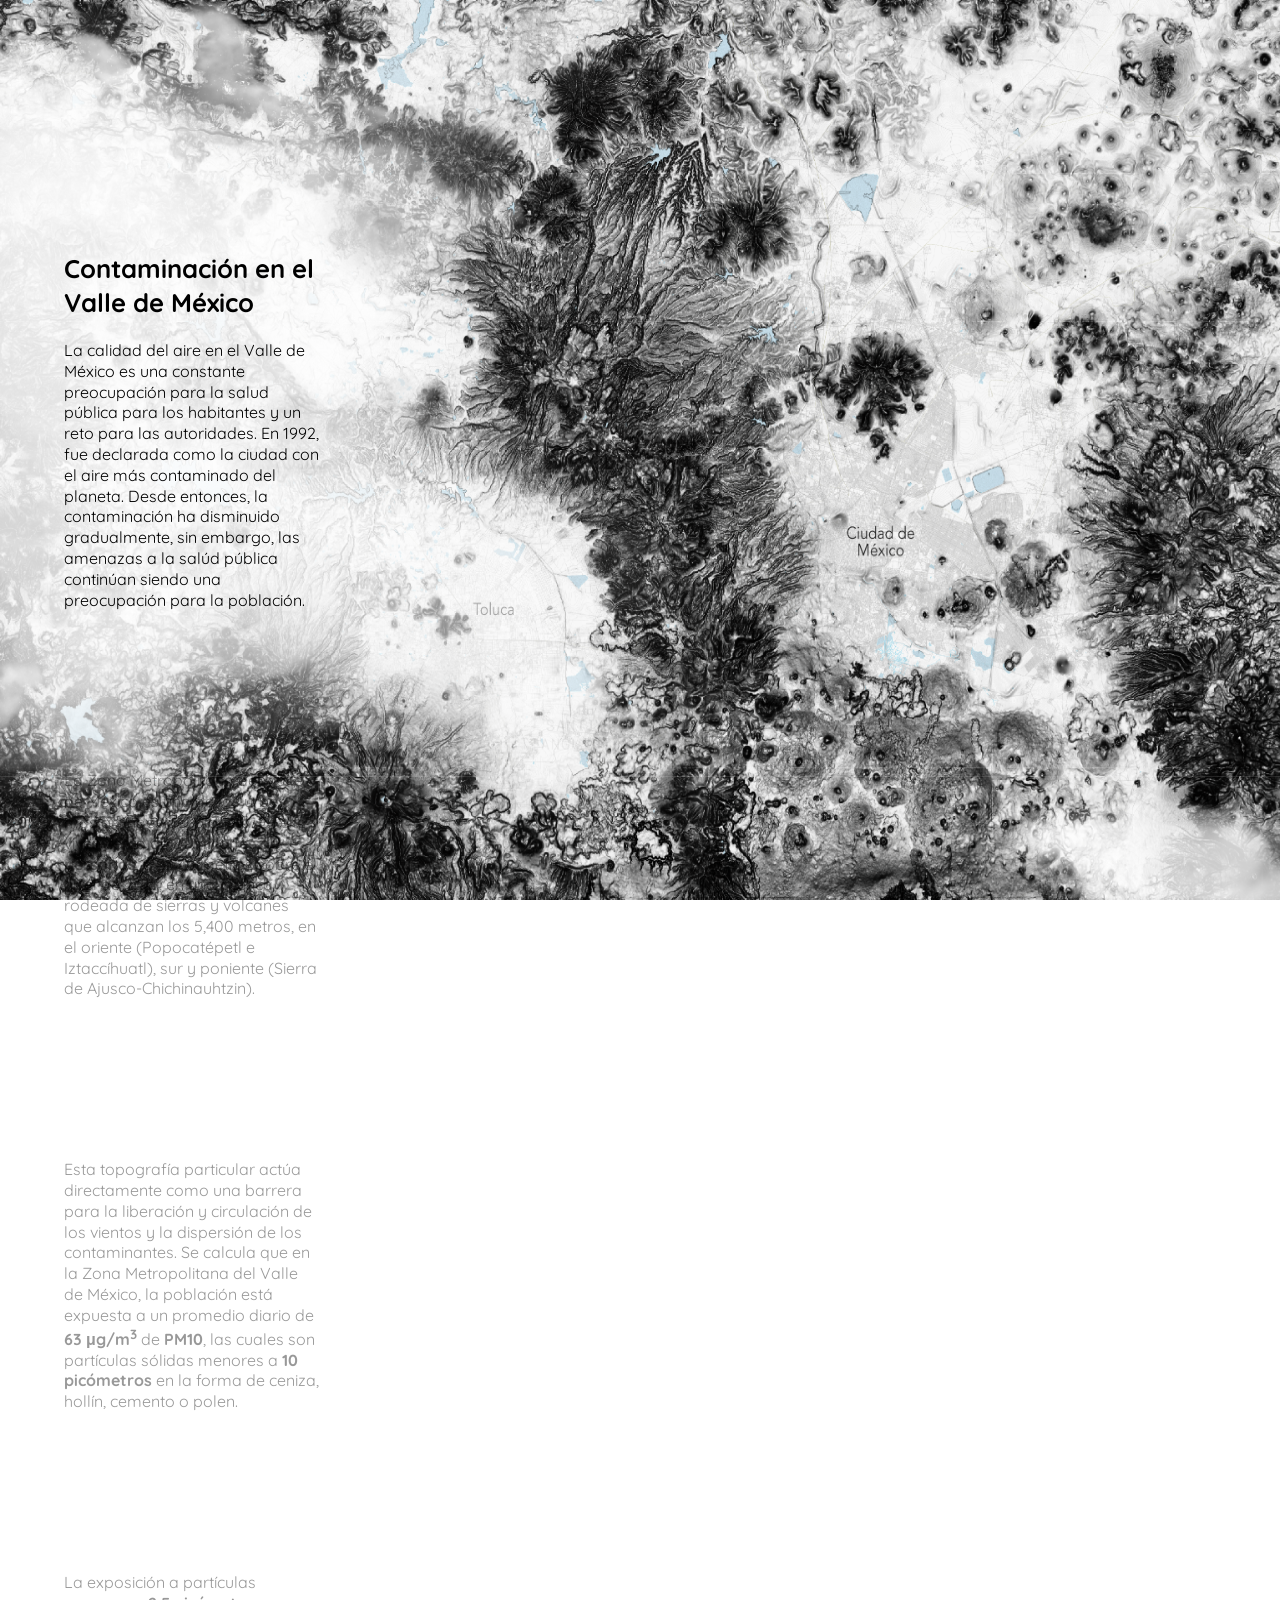
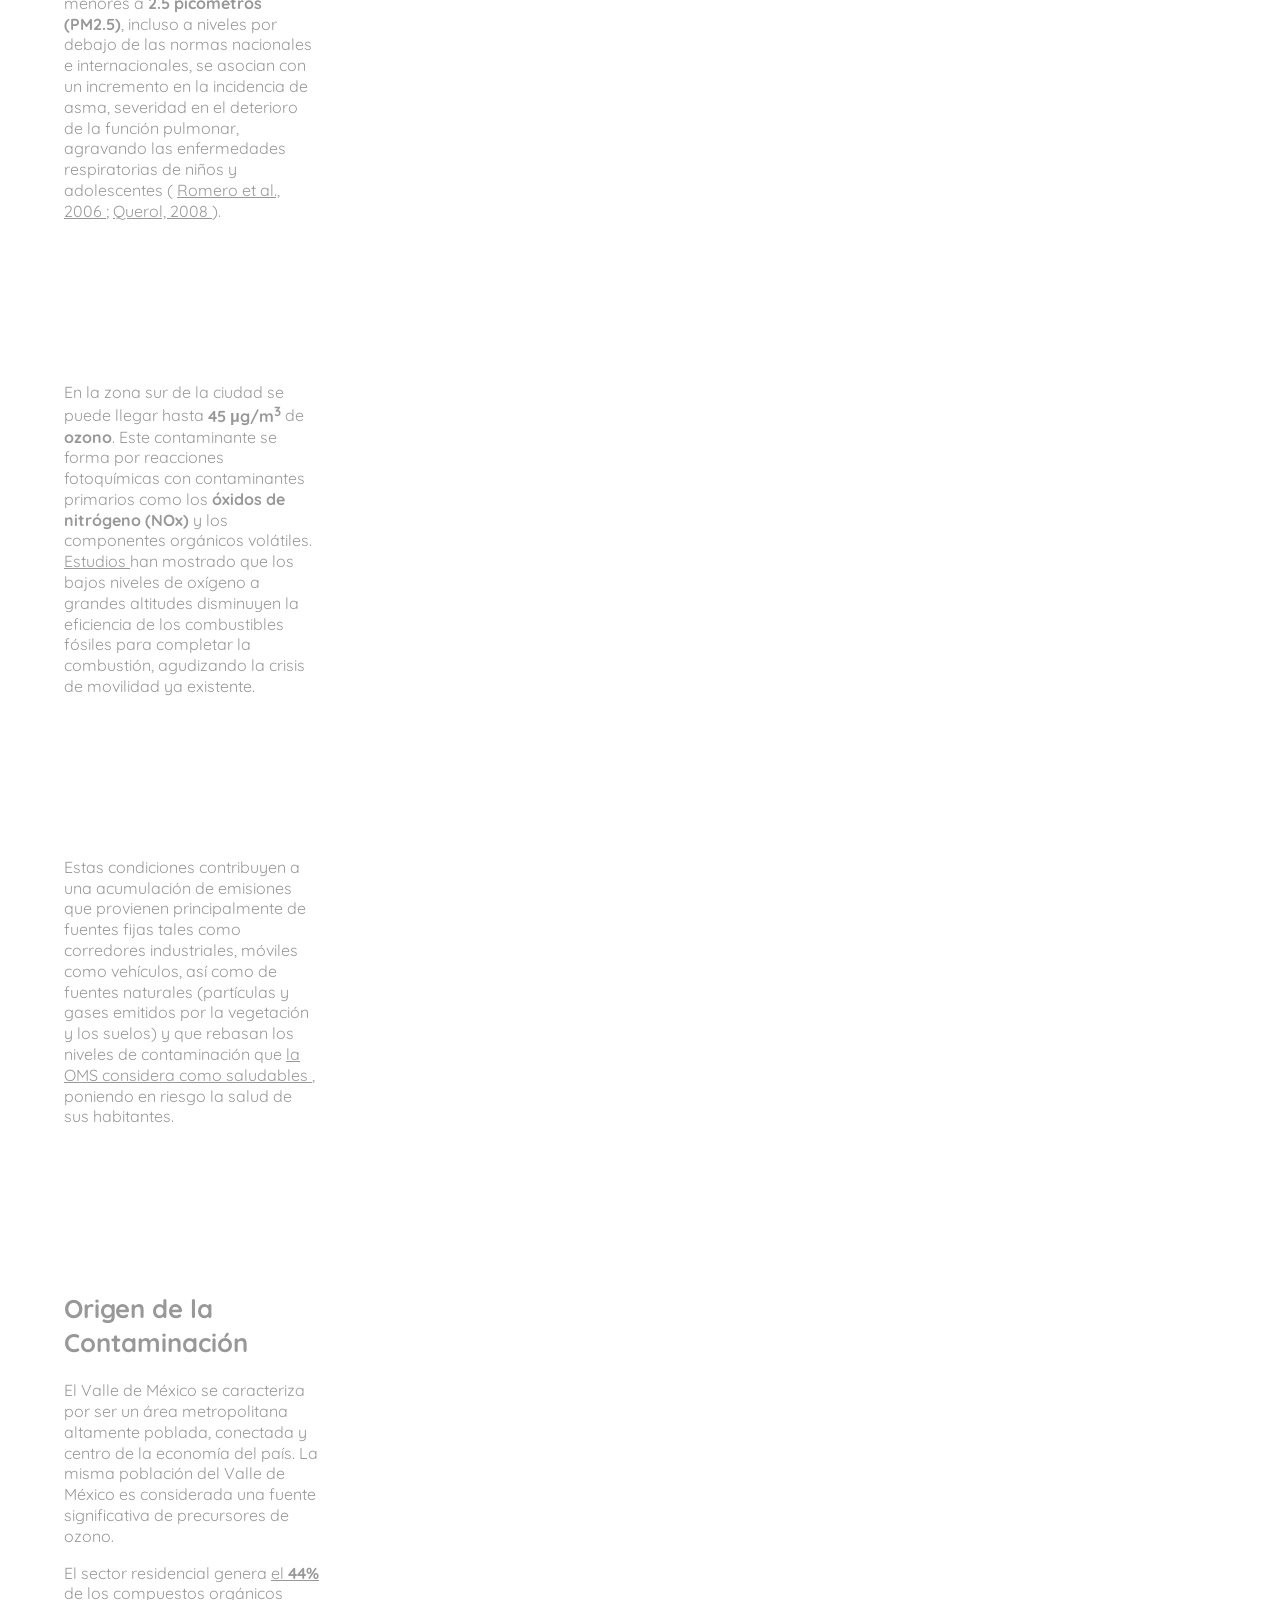
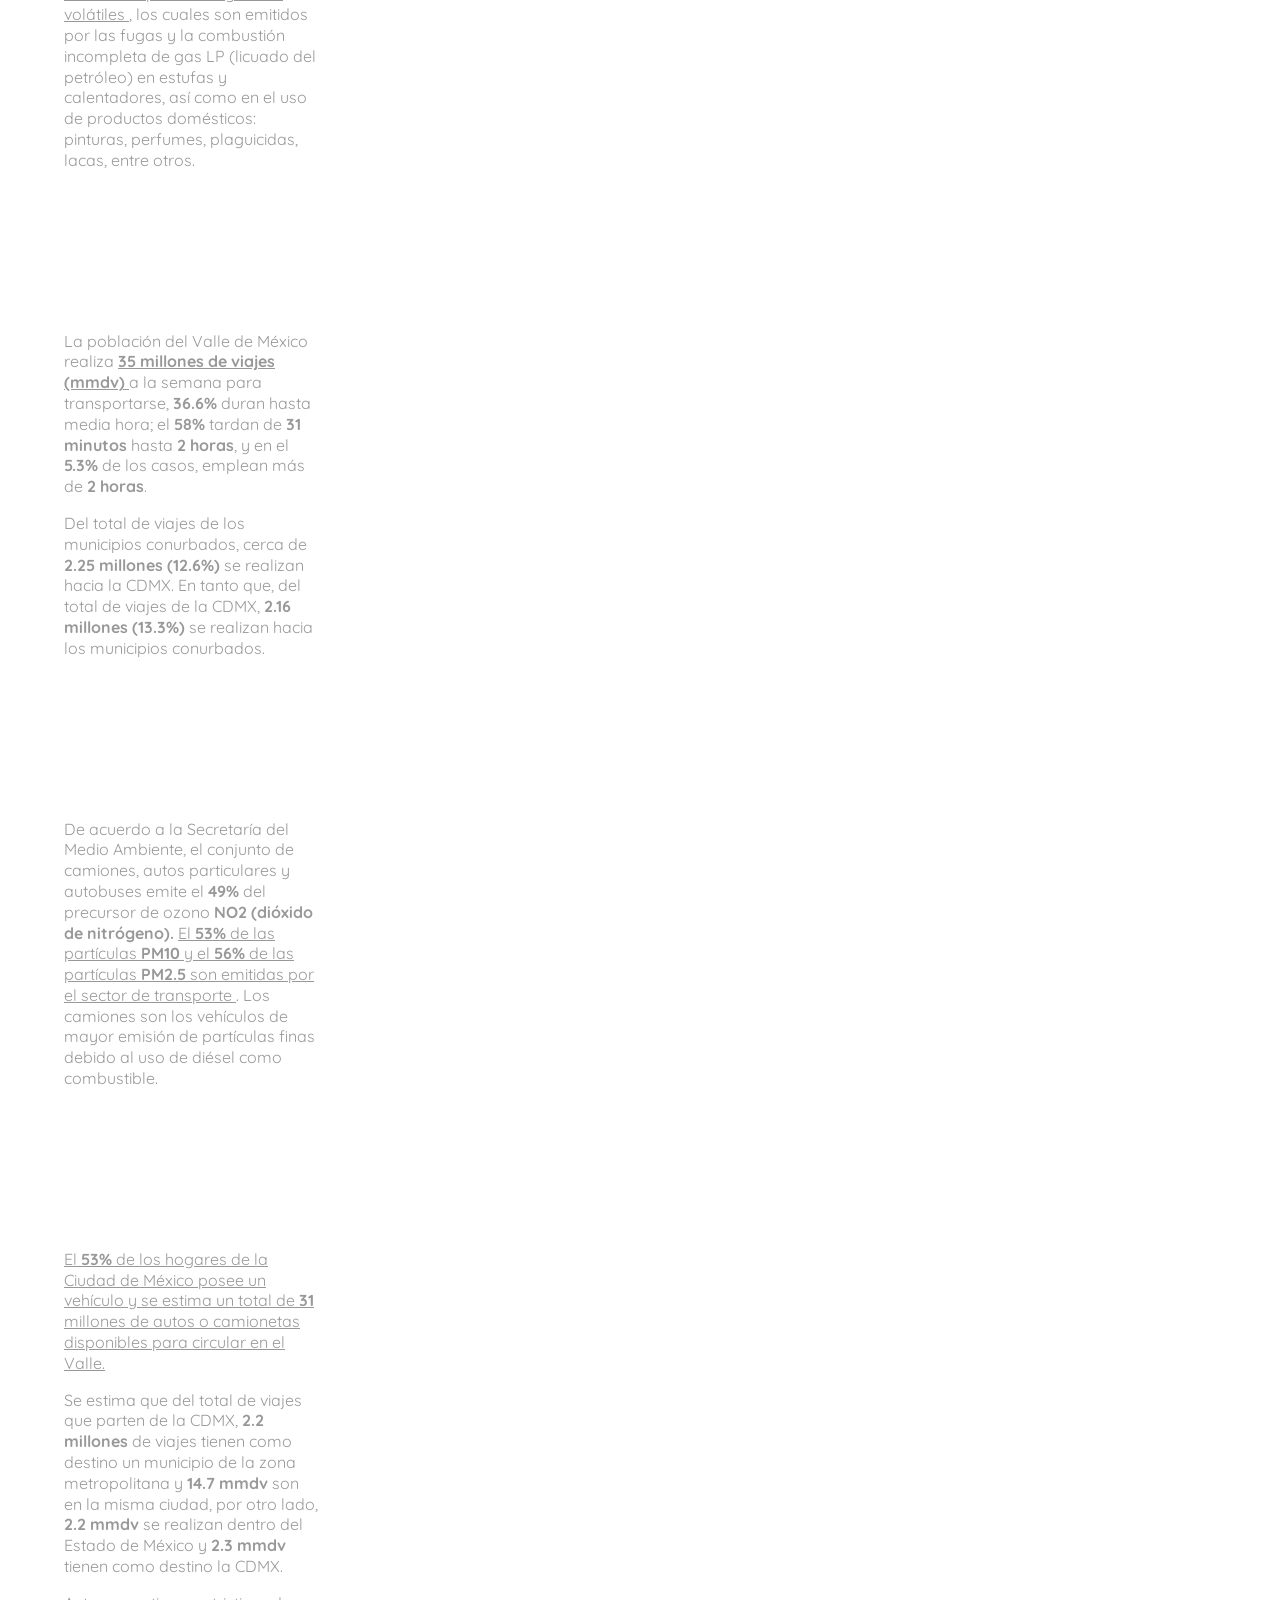
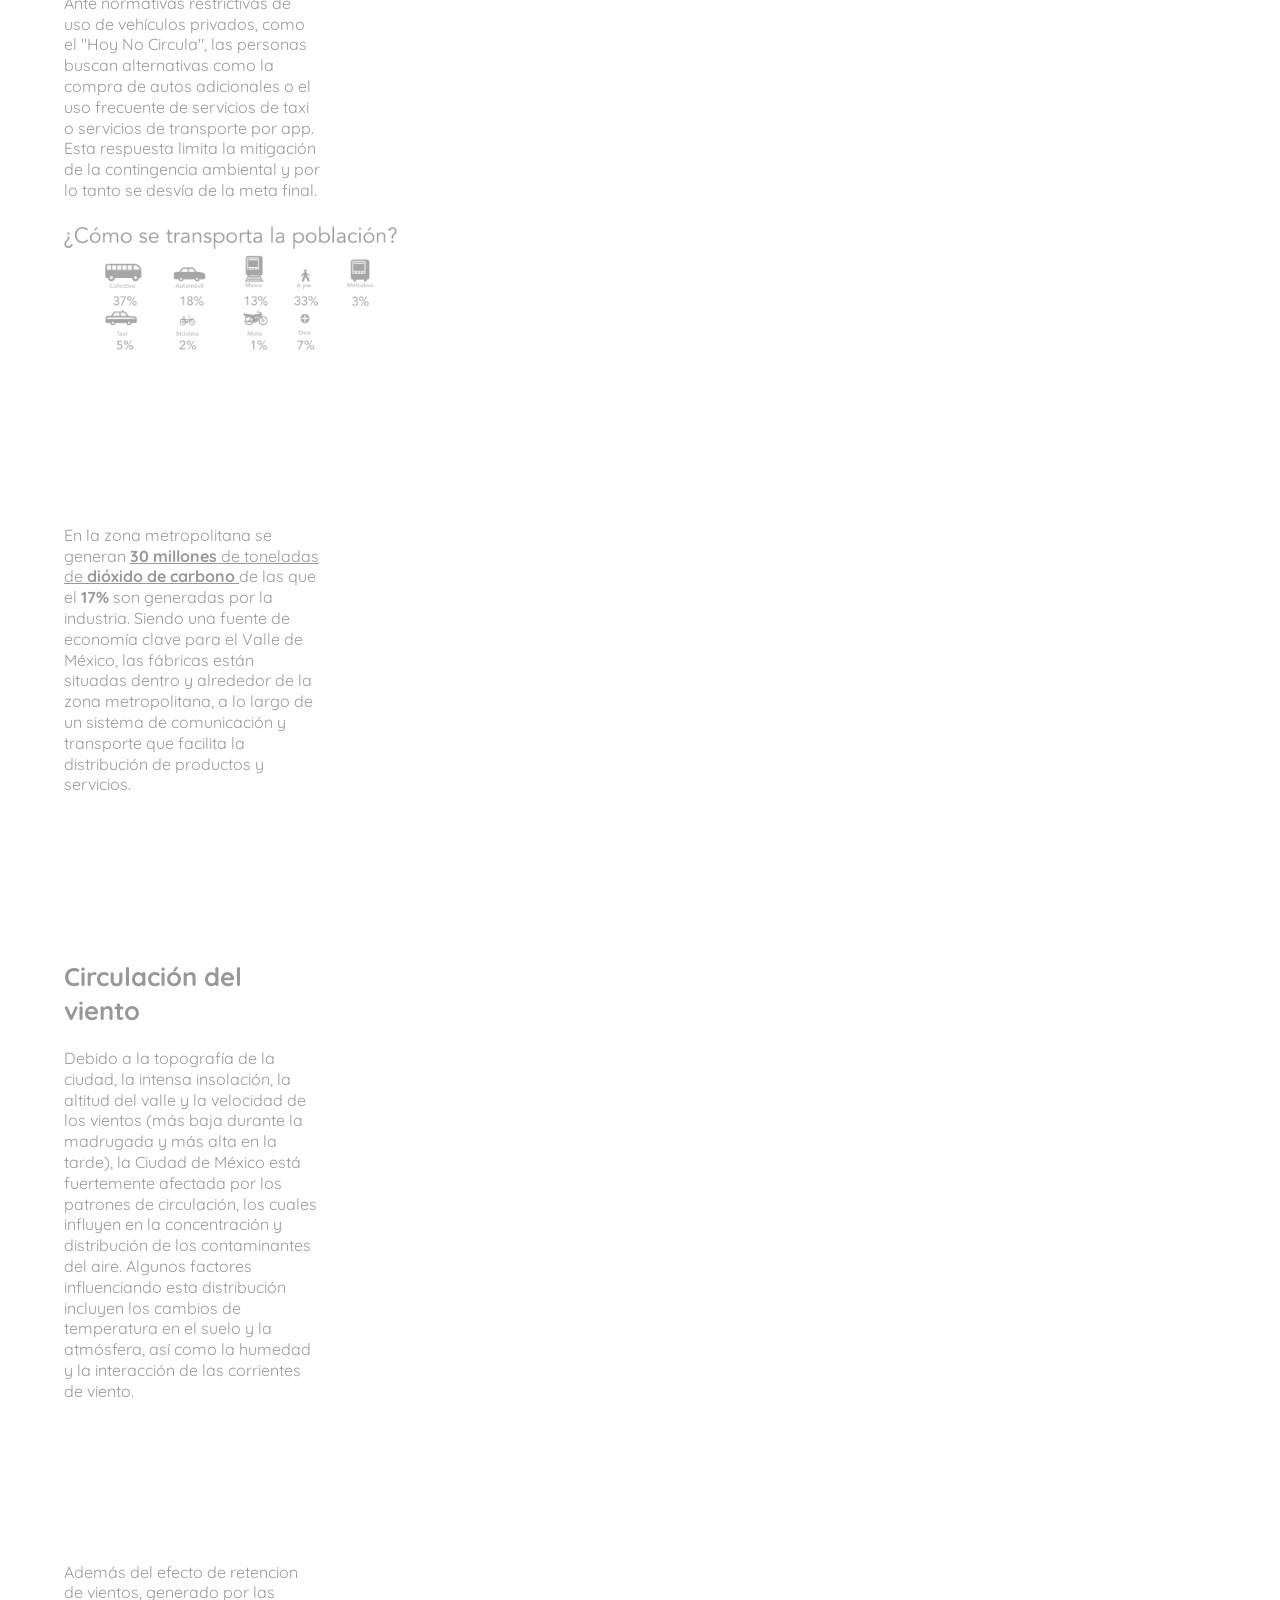
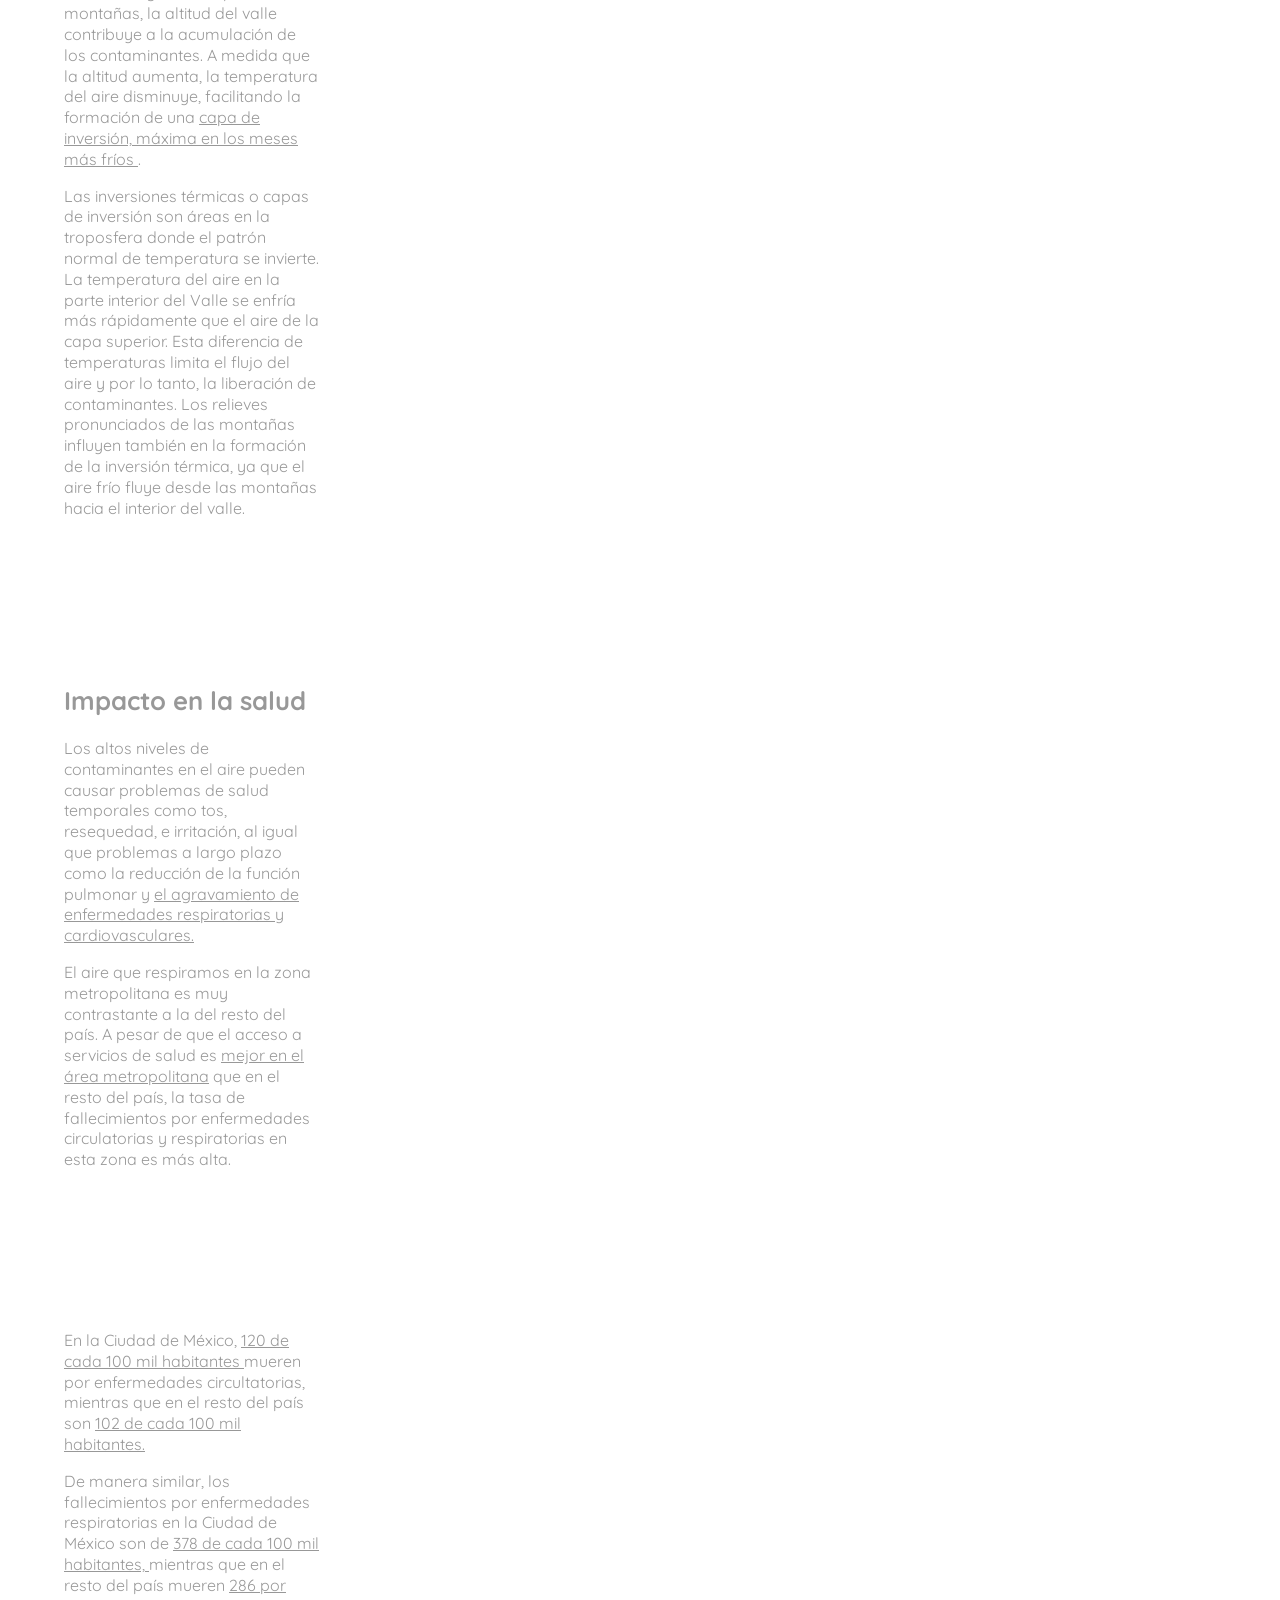
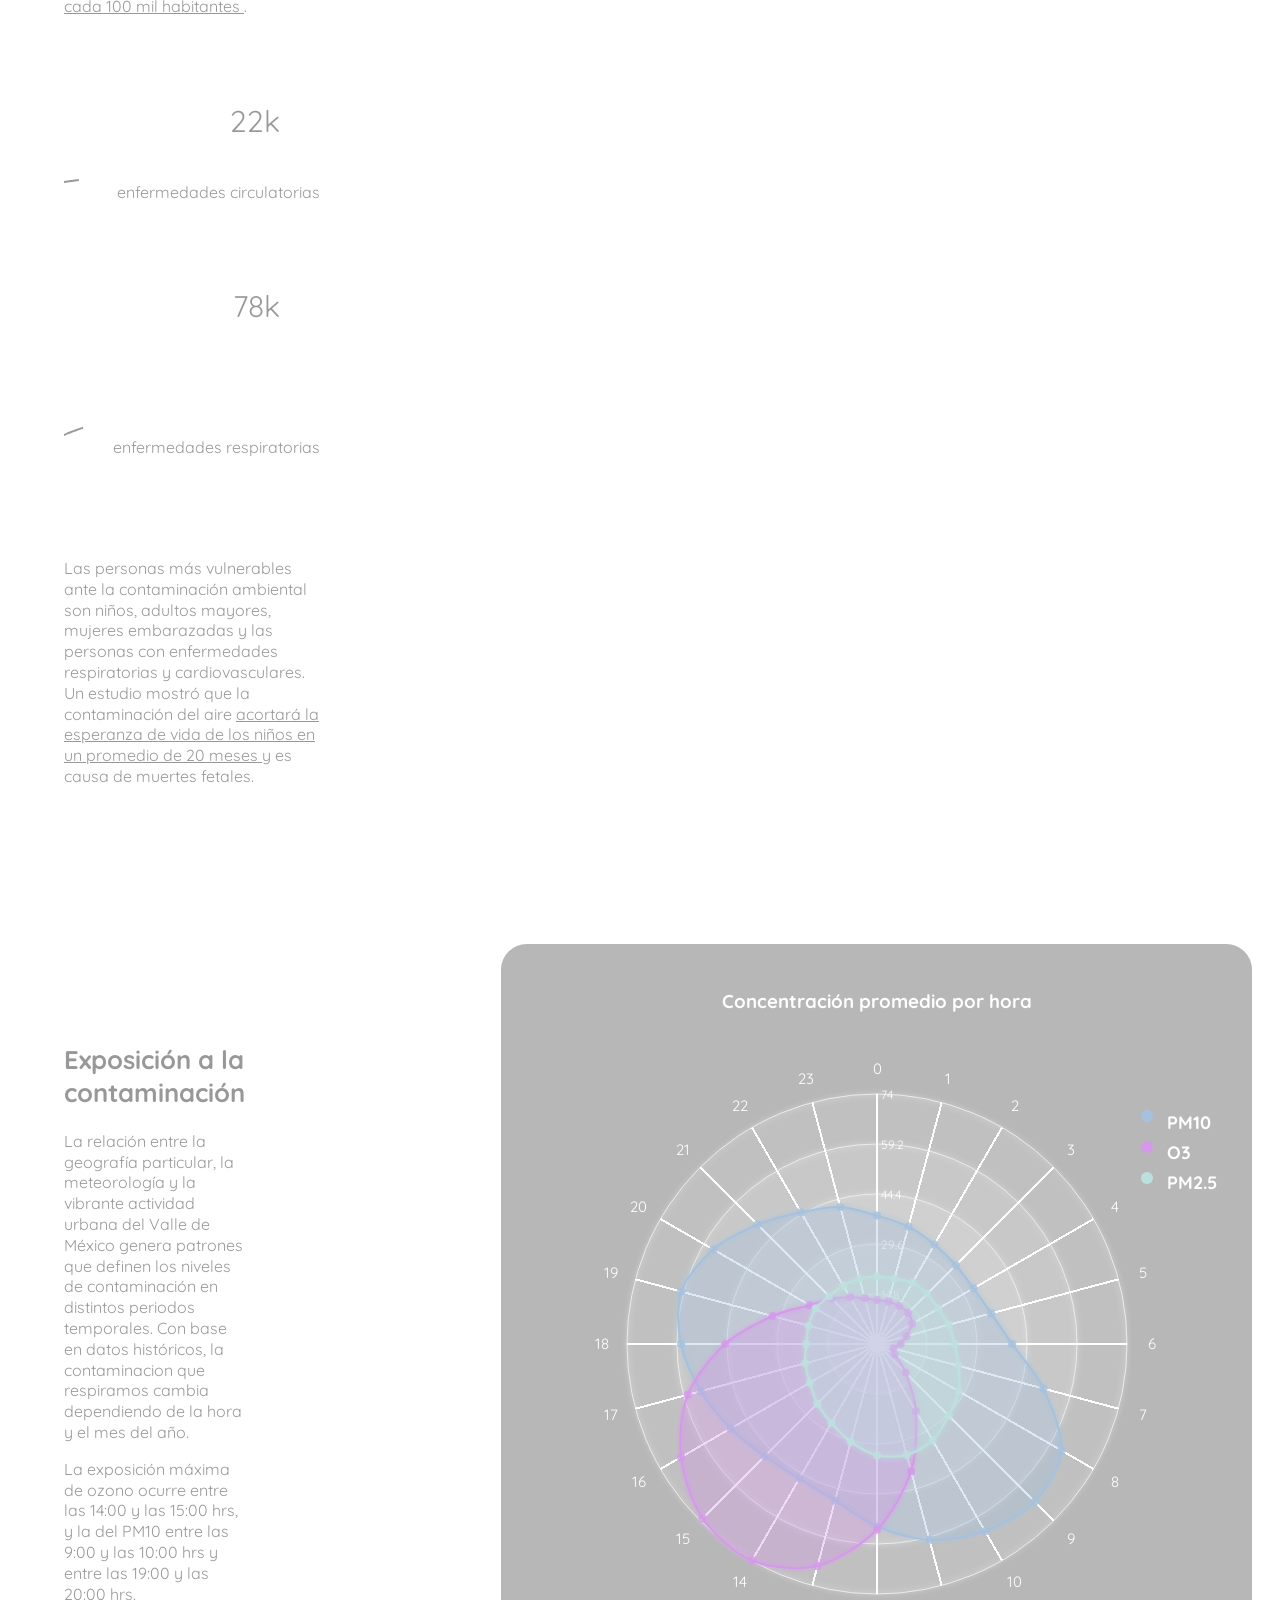
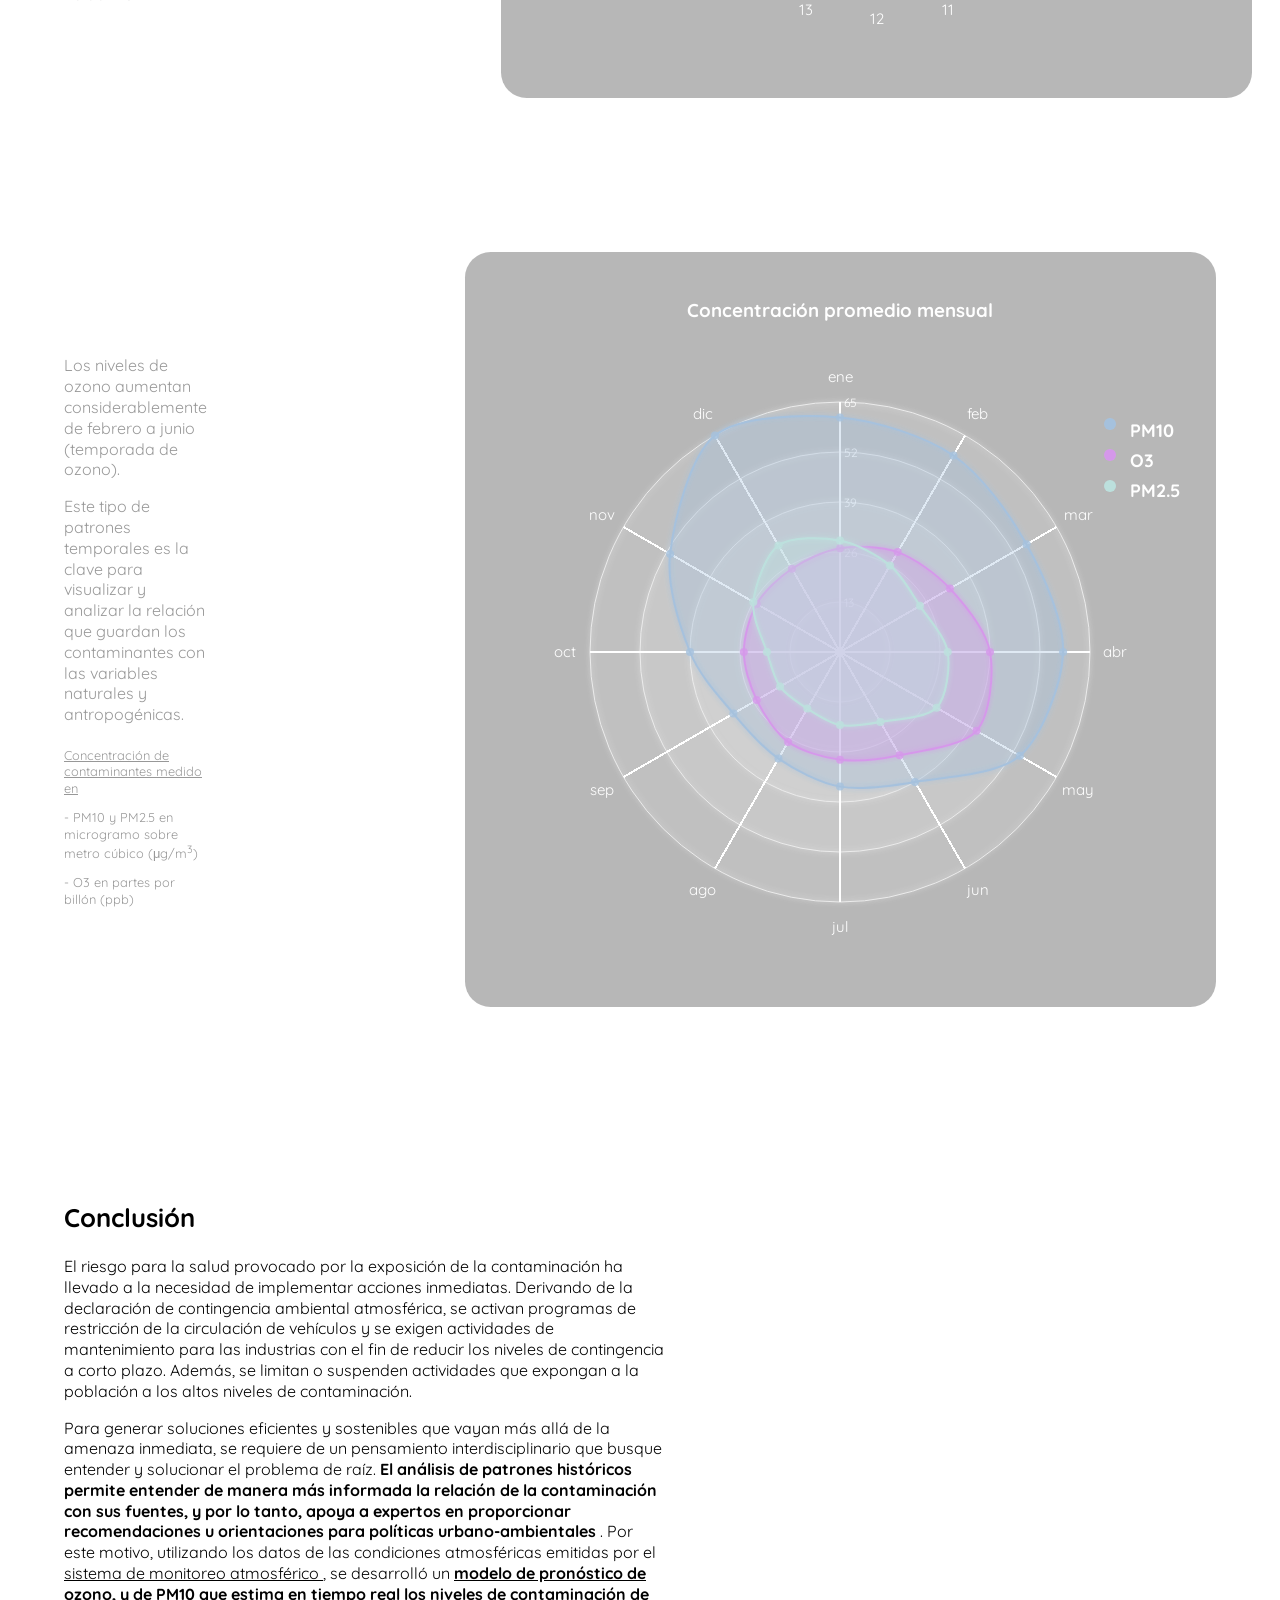
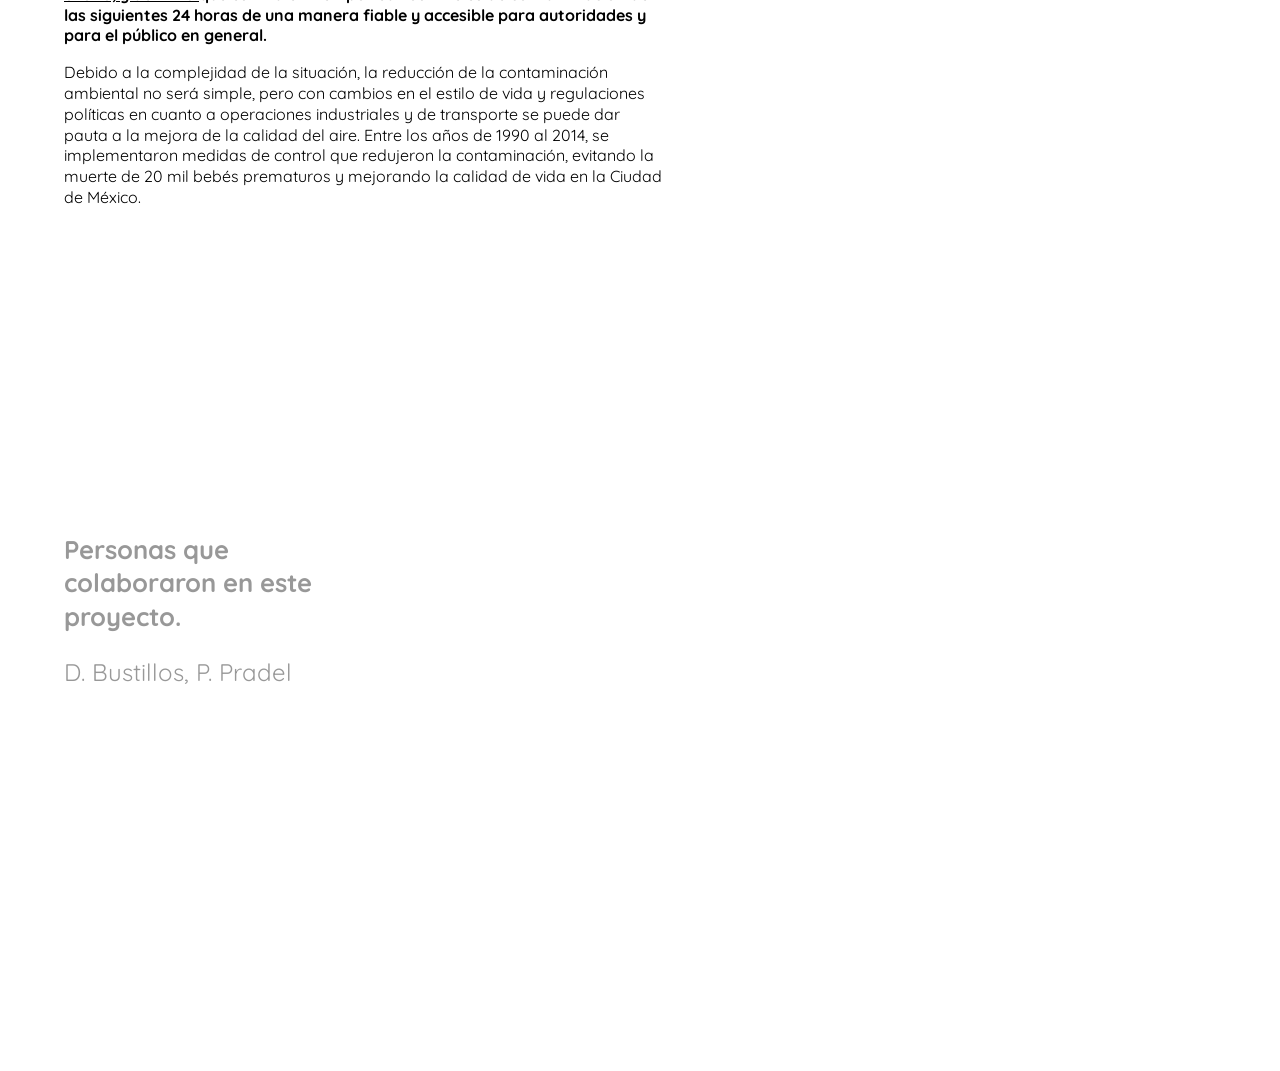
<file: index.html>
<!DOCTYPE html>
<html lang="es">
<head>
    <meta charset="UTF-8">
    <meta name="viewport" content="width=device-width, initial-scale=1.0">
    <meta name="description" content="Narrativa visual del pronóstico de calidad del aire en la ciudad de méxico">
    <meta name="keywords" content="cdmx, contaminación, pronóstico, zona metropolitana del Valle de México">
    <meta name="author" content="pradel">
    <title>Contaminación en el Valle de México</title>
    <link rel="stylesheet" href="./resources/css/index.css">
    <link rel="icon" href="./resources/images/favicon.ico" type="image/x-icon"/>
</head>

<body>

    <main>
        <section>
            <div class="step">
                <h1>Contaminación en el Valle de México</h1>
                <p>
                    La calidad del aire en el Valle de México es una constante preocupación para la salud pública para los habitantes y un
                    reto para las autoridades. En 1992, fue declarada como la ciudad con el aire más contaminado del planeta. Desde
                    entonces, la contaminación ha disminuido gradualmente, sin embargo, las amenazas a la salúd pública continúan siendo una
                    preocupación para la población.
                </p>
            </div>
    
            <div class="step">
                <p>
                    La Zona Metropolitana del Valle de México es una de las urbes más grandes del planeta. En ella viven cerca de 
                    <strong>21 millones de personas</strong>, a 2,240 metros sobre el nivel del mar, en una cuenca rodeada de sierras y
                    volcanes que alcanzan los 5,400 metros, en el oriente (Popocatépetl e Iztaccíhuatl), sur y poniente (Sierra de
                    Ajusco-Chichinauhtzin).
                </p>
            </div>
    
            <div class="step" data-step="resources/images/background_2.png">
                <p>
                    Esta topografía particular actúa directamente como una barrera para la liberación y circulación de los vientos y la
                    dispersión de los contaminantes. Se calcula que en la Zona Metropolitana del Valle de México, la población está expuesta
                    a un promedio diario de <strong>63 μg/m<sup>3</sup></strong> de <strong>PM10</strong>, las cuales son partículas sólidas
                    menores a <strong>10 picómetros</strong> en la forma de ceniza, hollín, cemento o polen.
                </p>
            </div>
    
            <div class="step" data-step="resources/images/background_3.png">
                <p>
                    La exposición a partículas menores a <strong>2.5 picómetros (PM2.5)</strong>, incluso a niveles por debajo de las normas
                    nacionales e internacionales, se asocian con un incremento en la incidencia de asma, severidad en el deterioro de la
                    función pulmonar, agravando las enfermedades respiratorias de niños y adolescentes (
                    <a href="http://scielo.sld.cu/scielo.php?script=sci_arttext&pid=S1561-30032006000200008" target="blank" rel="noopener noreferrer">
                        Romero et al., 2006
                    </a>; 
                    <a href="https://www.redalyc.org/pdf/170/17082501.pdf" target="blank" rel="noopener noreferrer">
                        Querol, 2008
                    </a>).
                </p>
            </div>
    
            <div class="step" data-step="resources/images/background_4.png">
                <p>
                    En la zona sur de la ciudad se puede llegar hasta <strong>45 μg/m<sup>3</sup></strong> de <strong>ozono</strong>. Este
                    contaminante se forma por reacciones fotoquímicas con contaminantes primarios como los 
                    <strong>óxidos de nitrógeno (NOx)</strong> y los componentes orgánicos volátiles. 
                    <a
                        href="https://books.google.com.mx/books?hl=en&lr=&id=UeGlmU2F8_8C&oi=fnd&pg=PR15&dq=warming+air+pollution&ots=MJMmbJc6Zj&sig=6KLVsxjFWYXXlc95ih-LiH3hpJA&redir_esc=y#v=snippet&q=stratospheric%20ozone&f=false"
                        target="blank" rel="noopener noreferrer">
                        Estudios
                    </a> han mostrado que los bajos niveles de oxígeno a grandes altitudes disminuyen la eficiencia de los combustibles
                    fósiles para completar la combustión, agudizando la crisis de movilidad ya existente.
                </p>
            </div>
    
            <div class="step" data-step="resources/images/background_4.png">
                <p>
                    Estas condiciones contribuyen a una acumulación de emisiones que provienen principalmente de fuentes fijas tales como
                    corredores industriales, móviles como vehículos, así como de fuentes naturales (partículas y gases emitidos por la
                    vegetación y los suelos) y que rebasan los niveles de contaminación que 
                    <a href="https://www.who.int/topics/air_pollution/es/" target="blank" rel="noopener noreferrer"> 
                        la OMS considera como saludables
                    </a>, poniendo en riesgo la salud de sus habitantes.
                </p>
            </div>
        </section>

        <section>
            <div class="step" data-step="resources/images/background_5.png">
                <h2>Origen de la Contaminación</h2>
                <p>
                    El Valle de México se caracteriza por ser un área metropolitana altamente poblada, conectada y centro de la economía del
                    país. La misma población del Valle de México es considerada una fuente significativa de precursores de ozono.
                </p>
                <p>
                    El sector residencial genera 
                    <a href="http://www.aire.cdmx.gob.mx/default.php?opc=%27ZKBhnmWkYQ==%27" target="blank" rel="noopener noreferrer">
                        el <strong>44%</strong> de los compuestos orgánicos volátiles
                    </a>, los cuales son emitidos por las fugas y la combustión incompleta de gas LP (licuado del petróleo) en estufas y
                    calentadores, así como en el uso de productos domésticos: pinturas, perfumes, plaguicidas, lacas, entre otros.
                </p>
            </div>
    
            <div class="step" data-step="resources/images/background_6.png">
                <p>
                    La población del Valle de México realiza 
                    <a href="https://www.inegi.org.mx/contenidos/saladeprensa/boletines/2018/EstSociodemo/OrgenDest2018_02.pdf" target="blank" rel="noopener noreferrer">
                        <strong>35 millones de viajes (mmdv)</strong>
                    </a> a la semana para transportarse, <strong>36.6%</strong> duran hasta media hora; el <strong>58%</strong> tardan de
                    <strong>31 minutos</strong> hasta <strong>2 horas</strong>, y en el <strong>5.3%</strong> de los casos, emplean más de
                    <strong>2 horas</strong>.
                </p>
                <p>
                    Del total de viajes de los municipios conurbados, cerca de <strong>2.25 millones (12.6%)</strong> se realizan hacia la
                    CDMX. En tanto que, del total de viajes de la CDMX, <strong>2.16 millones (13.3%)</strong> se realizan hacia los
                    municipios conurbados.
                </p>
            </div>
    
            <div class="step" data-step="resources/images/background_6.png">
                <p>
                    De acuerdo a la Secretaría del Medio Ambiente, el conjunto de camiones, autos particulares y autobuses emite el
                    <strong>49%</strong> del precursor de ozono <strong>NO2 (dióxido de nitrógeno). </strong>
                    <a href="http://www.aire.cdmx.gob.mx/default.php?opc=%27ZKBhnmWkYg==%27" target="blank" rel="noopener noreferrer">
                        El <strong>53%</strong> de las partículas <strong>PM10</strong> y el <strong>56%</strong> de las partículas
                        <strong>PM2.5</strong> son emitidas por el sector de transporte
                    </a>. Los camiones son los vehículos de mayor emisión de partículas finas debido al uso de diésel como combustible.
                </p>
            </div>
    
            <div class="step" data-step="resources/images/background_7.png">
                <p>
                    <a href="https://www.inegi.org.mx/contenidos/saladeprensa/boletines/2018/EstSociodemo/OrgenDest2018_02.pdf"
                        target="blank" rel="noopener noreferrer">
                        El <strong>53%</strong> de los hogares de la Ciudad de México posee un vehículo y se estima un total de
                        <strong>31</strong> millones de autos o camionetas disponibles para circular en el Valle.
                    </a>
                </p>
                <p>
                    Se estima que del total de viajes que parten de la CDMX, <strong>2.2 millones</strong> de viajes tienen como destino un
                    municipio de la zona metropolitana y <strong>14.7 mmdv</strong> son en la misma ciudad, por otro lado, 
                    <strong>2.2 mmdv</strong> se realizan dentro del Estado de México y <strong>2.3 mmdv</strong> tienen como destino la
                    CDMX.
                </p>
                <p>
                    Ante normativas restrictivas de uso de vehículos privados, como el "Hoy No Circula", las personas buscan alternativas
                    como la compra de autos adicionales o el uso frecuente de servicios de taxi o servicios de transporte por app. Esta
                    respuesta limita la mitigación de la contingencia ambiental y por lo tanto se desvía de la meta final.
                </p>
                <figure>
                    <img src="resources/images/figuras_7.png" alt="">
                    <figcaption class="sr-only">
                        <h3>¿Cómo se transporta la población?</h3>
                        <ol>
                            <li>Colectivo: 37%</li>
                            <li>A pie: 33%</li>
                            <li>Automóvil: 18%</li>
                            <li>Metro: 13%</li>
                            <li>Taxi: 5%</li>
                            <li>Bicicleta: 2%</li>
                            <li>Moto: 1%</li>
                            <li>Otro: 7%</li>
                        </ol>
                    </figcaption>
                </figure>
            </div>
    
            <div class="step" data-step="resources/images/background_8.png">
                <p>
                    En la zona metropolitana se generan 
                    <a href="http://www.dint.unam.mx/blog/index.php/item/3228-contaminacion-industrial" target="blank"
                        rel="noopener noreferrer">
                        <strong>30 millones</strong> de toneladas de <strong>dióxido de carbono</strong>
                    </a> de las que el <strong>17%</strong> son generadas por la industria. Siendo una fuente de economía clave para el
                    Valle de México, las fábricas están situadas dentro y alrededor de la zona metropolitana, a lo largo de un sistema de
                    comunicación y transporte que facilita la distribución de productos y servicios.
                </p>
            </div>
        </section>

        <section>
            <div class="step" data-step-1="resources/images/background_9_4.png">
                <h2>Circulación del viento</h2>
                <p>
                    Debido a la topografía de la ciudad, la intensa insolación, la altitud del valle y la velocidad de los vientos (más baja
                    durante la madrugada y más alta en la tarde), la Ciudad de México está fuertemente afectada por los patrones de
                    circulación, los cuales influyen en la concentración y distribución de los contaminantes del aire. Algunos factores
                    influenciando esta distribución incluyen los cambios de temperatura en el suelo y la atmósfera, así como la humedad y la
                    interacción de las corrientes de viento.
                </p>
            </div>
    
            <div class="step" data-step-2="resources/images/flechas_9.png">
                <p>
                    Además del efecto de retencion de vientos, generado por las montañas, la altitud del valle contribuye a la acumulación
                    de los contaminantes. A medida que la altitud aumenta, la temperatura del aire disminuye, facilitando la formación de
                    una
                    <a href="http://www.aire.cdmx.gob.mx/default.php?ref=Ymg=" target="blank" rel="noopener noreferrer">
                        capa de inversión, máxima en los meses más fríos
                    </a>.
                </p>
                <p>
                    Las inversiones térmicas o capas de inversión son áreas en la troposfera donde el patrón normal de temperatura se
                    invierte. La temperatura del aire en la parte interior del Valle se enfría más rápidamente que el aire de la capa
                    superior. Esta diferencia de temperaturas limita el flujo del aire y por lo tanto, la liberación de contaminantes. Los
                    relieves pronunciados de las montañas influyen también en la formación de la inversión térmica, ya que el aire frío
                    fluye desde las montañas hacia el interior del valle.
                </p>
            </div>
        </section>

        <section>
            <div class="step" data-step="resources/images/background_10.png">
                <h2>Impacto en la salud</h2>
                <p>
                    Los altos niveles de contaminantes en el aire pueden causar problemas de salud temporales como tos, resequedad, e
                    irritación, al igual que problemas a largo plazo como la reducción de la función pulmonar y
                    <a href="https://www.elsevier.es/es-revista-hipertension-riesgo-vascular-67-avance-resumen-contaminacion-atmosferica-riesgo-cardiovascular-e-S1889183718300345"
                        target="blank" rel="noopener noreferrer">
                        el agravamiento de enfermedades respiratorias y cardiovasculares.
                    </a>
                </p>
                <p>El aire que respiramos en la zona metropolitana es muy contrastante a la del resto del país. A pesar de que el acceso a servicios de salud es <a href="https://www.salud.cdmx.gob.mx/comunicacion/nota/todos-los-habitantes-de-la-cdmx-cuentan-con-servicios-medicos-gratuitos" target="blank" rel="noopener noreferrer"> mejor en el área metropolitana</a> que en el resto del país, la tasa de fallecimientos por enfermedades circulatorias y respiratorias en esta zona es más alta.</p>
            </div>
    
            <div id="impacto-salud-2" class="step" data-step-11="resources/images/background_11.png">
                <p>
                    En la Ciudad de México, 
                    <a href="https://www.inegi.org.mx/sistemas/olap/Proyectos/bd/continuas/mortalidad/MortalidadGeneral.asp" target="blank"
                        rel="noopener noreferrer">
                        120 de cada 100 mil habitantes
                    </a> mueren por enfermedades circultatorias, mientras que en el resto del país son 
                    <a href="https://www.inegi.org.mx/sistemas/olap/Proyectos/bd/continuas/mortalidad/MortalidadGeneral.asp" target="blank"
                        rel="noopener noreferrer">
                        102 de cada 100 mil habitantes.
                    </a>
                </p>
                <p>
                    De manera similar, los fallecimientos por enfermedades respiratorias en la Ciudad de México son de 
                    <a href="https://www.inegi.org.mx/sistemas/olap/Proyectos/bd/continuas/mortalidad/MortalidadGeneral.asp" target="blank"
                        rel="noopener noreferrer">
                        378 de cada 100 mil habitantes,
                    </a> mientras que en el resto del país mueren 
                    <a href="https://www.inegi.org.mx/sistemas/olap/Proyectos/bd/continuas/mortalidad/MortalidadGeneral.asp" target="blank"
                        rel="noopener noreferer">
                        286 por cada 100 mil habitantes
                    </a>.
                </p>
                <div id="circulatorias" aria-hidden="true"></div>
                <div id="respiratorias" aria-hidden="true"></div>
                <div class="sr-only">
                    <table>
                        <caption>Total de fallecimientos por enfermedades circulatorias y respiratorias de 2012 a 2017.</caption>
                        <thead>
                            <tr>
                                <th scope="col">Año</th>
                                <th scope="col">Circulatorias</th>
                                <th scope="col">Respiratorias</th>
                            </tr>
                        </thead>
                        <tbody>
                            <tr>
                                <th scope="row">2012</th>
                                <td>3,604</td>
                                <td>11,585</td>
                            </tr>
                            <tr>
                                <th scope="row">2013</th>
                                <td>7,240</td>
                                <td>23,706</td>
                            </tr>
                            <tr>
                                <th scope="row">2014</th>
                                <td>10,911</td>
                                <td>36,312</td>
                            </tr>
                            <tr>
                                <th scope="row">2015</th>
                                <td>14,773</td>
                                <td>48,259</td>
                            </tr>
                            <tr>
                                <th scope="row">2016</th>
                                <td>18,349</td>
                                <td>61,154</td>
                            </tr>
                            <tr>
                                <th scope="row">2017</th>
                                <td>22,094</td>
                                <td>73,789</td>
                            </tr>
                        </tbody>
                    </table>
                </div>
                <p>
                    Las personas más vulnerables ante la contaminación ambiental son niños, adultos mayores, mujeres embarazadas y las
                    personas con enfermedades respiratorias y cardiovasculares. Un estudio mostró que la contaminación del aire
                    <a href="https://www.thejournal.ie/health-effects-institute-report-air-pollution-4574216-Apr2019/" target="blank"
                        rel="noopener noreferer">
                        acortará la esperanza de vida de los niños en un promedio de 20 meses
                    </a> y es causa de muertes fetales.
                </p>
            </div>
        </section>

        <section>
            <div class="step-graficas" >
                <div class="grid-container">
                    <div>
                        <h2>Exposición a la contaminación</h2>
                        <p>
                            La relación entre la geografía particular, la meteorología y la vibrante actividad urbana del Valle de México genera
                            patrones que definen los niveles de contaminación en distintos periodos temporales. Con base en datos históricos, la
                            contaminacion que respiramos cambia dependiendo de la hora y el mes del año.
                        </p>
                        <p>
                            La exposición máxima de ozono ocurre entre las 14:00 y las 15:00 hrs, y la del PM10 entre las 9:00 y las 10:00 hrs y
                            entre las 19:00 y las 20:00 hrs.
                        </p>
                    </div>
                    <div class="radarChartHora radar-char">
                        <h3 class="titulo-grafica">Concentración promedio por hora</h3>
                    </div>
                </div>
            </div>
    
            <div class="step-graficas" >
                <div class="grid-container">
                    <div>
                        <p>
                            Los niveles de ozono aumentan considerablemente de febrero a junio (temporada de ozono).
                        </p>
                        <p>
                            Este tipo de patrones temporales es la clave para visualizar y analizar la relación que guardan los contaminantes con
                            las variables naturales y antropogénicas.
                        </p>
                        <div class="nota m-t">
                            <p>
                                <a href="http://www.aire.cdmx.gob.mx/default.php?opc=%27ZaBhnmI=%27&dc=Yw==" target="blank" rel="noopener noreferrer">
                                    Concentración de contaminantes medido en
                                </a>
                            </p>
                            <p>
                                - PM10 y PM2.5 en microgramo sobre metro cúbico (μg/m<sup>3</sup>)
                            </p>
                            <p>
                                - O3 en partes por billón (ppb)
                            </p>
                        </div>
                    </div>
                    <div class="radarChartMes radar-char">
                        <h3 class="titulo-grafica">Concentración promedio mensual</h3>
                    </div>
                </div>
            </div>
        </section>

        <section>
            <div class="step-conclusion">
                <h2>Conclusión</h2>
                <p>
                    El riesgo para la salud provocado por la exposición de la contaminación ha llevado a la necesidad de implementar
                    acciones inmediatas. Derivando de la declaración de contingencia ambiental atmosférica, se activan programas de
                    restricción de la circulación de vehículos y se exigen actividades de mantenimiento para las industrias con el fin de
                    reducir los niveles de contingencia a corto plazo. Además, se limitan o suspenden actividades que expongan a la
                    población a los altos niveles de contaminación.
                </p>
                <p>
                    Para generar soluciones eficientes y sostenibles que vayan más allá de la amenaza inmediata, se requiere de un
                    pensamiento interdisciplinario que busque entender y solucionar el problema de raíz. 
                    <strong>
                        El análisis de patrones históricos permite entender de manera más informada la relación de la contaminación con sus
                        fuentes, y por lo tanto, apoya a expertos en proporcionar recomendaciones u orientaciones para políticas
                        urbano-ambientales
                    </strong>. Por este motivo, utilizando los datos de las condiciones atmosféricas emitidas por el 
                    <a href="http://www.aire.cdmx.gob.mx/default.php" target="blank" rel="noopener noreferrer">
                        sistema de monitoreo atmosférico
                    </a>, se desarrolló un 
                    <strong>
                        <a href="http://contaminantes.ccd.conacyt.mx/" target="blank" rel="noopener noreferrer">
                            modelo de pronóstico de ozono, y de PM10
                        </a> que estima en tiempo real los niveles de contaminación de las siguientes 24 horas de una manera fiable y accesible
                        para autoridades y para el público en general.
                    </strong>
                </p>
                <p>
                    Debido a la complejidad de la situación, la reducción de la contaminación ambiental no será simple, pero con cambios en
                    el estilo de vida y regulaciones políticas en cuanto a operaciones industriales y de transporte se puede dar pauta a la
                    mejora de la calidad del aire. Entre los años de 1990 al 2014, se implementaron medidas de control que redujeron la
                    contaminación, evitando la muerte de 20 mil bebés prematuros y mejorando la calidad de vida en la Ciudad de México.
                </p>
            </div>
        </section>

        <section class="step m-y">
            <h2>Personas que colaboraron en este proyecto.</h2>
            <p class="creditos">
                D. Bustillos, P. Pradel
            </p>
        </section>
    </main>

    <!--Bibliotecas locales necesarias-->
    <script src="./resources/libraries/http_code.jquery.com_jquery-2.2.4.js"></script>
    <script src="./resources/libraries/http_unpkg.com_scrollama@0.6.1_build_scrollama.js"></script>
    <script src="./resources/libraries/http_d3js.org_d3.v3.js"></script>

    <script src="./resources/js/radarChart.js"></script>
    <script src="./resources/js/index.js"></script>

    <script>
        var margin = {top: 100, right: 100, bottom: 100, left: 100},
            width = Math.min(700, window.innerWidth - 10) - margin.left - margin.right,
            height = Math.min(width, window.innerHeight - margin.top - margin.bottom - 20);

        var data_hora = [
            [//PM10 #2166ac
                {axis:"0",value:38},
                {axis:"1",value:36},
                {axis:"2",value:34},
                {axis:"3",value:33},
                {axis:"4",value:33},
                {axis:"5",value:35},
                {axis:"6",value:40},
                {axis:"7",value:51},
                {axis:"8",value:63},
                {axis:"9",value:66},
                {axis:"10",value:64},
                {axis:"11",value:60},
                {axis:"12",value:54},
                {axis:"13",value:48},
                {axis:"14",value:46},
                {axis:"15",value:47},
                {axis:"16",value:50},
                {axis:"17",value:54},
                {axis:"18",value:58},
                {axis:"19",value:60},
                {axis:"20",value:56},
                {axis:"21",value:50},
                {axis:"22",value:45},
                {axis:"23",value:42}
            ],[//O3 #9900cc
                {axis:"0",value:13},
                {axis:"1",value:13},
                {axis:"2",value:13},
                {axis:"3",value:13},
                {axis:"4",value:12},
                {axis:"5",value:9},
                {axis:"6",value:7},
                {axis:"7",value:5},
                {axis:"8",value:6},
                {axis:"9",value:12},
                {axis:"10",value:23},
                {axis:"11",value:39},
                {axis:"12",value:55},
                {axis:"13",value:68},
                {axis:"14",value:74},
                {axis:"15",value:73},
                {axis:"16",value:67},
                {axis:"17",value:58},
                {axis:"18",value:45},
                {axis:"19",value:32},
                {axis:"20",value:23},
                {axis:"21",value:19},
                {axis:"22",value:16},
                {axis:"23",value:14}
            ],[//PM2.5 #5ab4ac
                {axis:"0",value:20},
                {axis:"1",value:20},
                {axis:"2",value:21},
                {axis:"3",value:21},
                {axis:"4",value:21},
                {axis:"5",value:22},
                {axis:"6",value:23},
                {axis:"7",value:25},
                {axis:"8",value:28},
                {axis:"9",value:30},
                {axis:"10",value:33},
                {axis:"11",value:34},
                {axis:"12",value:33},
                {axis:"13",value:30},
                {axis:"14",value:27},
                {axis:"15",value:25},
                {axis:"16",value:23},
                {axis:"17",value:22},
                {axis:"18",value:21},
                {axis:"19",value:21},
                {axis:"20",value:21},
                {axis:"21",value:20},
                {axis:"22",value:20},
                {axis:"23",value:20}
            ]
        ];

        var data_mes = [
            [//PM10 #2166ac
                {axis:"ene",value:61},
                {axis:"feb",value:59},
                {axis:"mar",value:56},
                {axis:"abr",value:58},
                {axis:"may",value:54},
                {axis:"jun",value:39},
                {axis:"jul",value:35},
                {axis:"ago",value:32},
                {axis:"sep",value:32},
                {axis:"oct",value:39},
                {axis:"nov",value:51},
                {axis:"dic",value:65}
            ],[//O3 #9900cc
                {axis:"ene",value:27},
                {axis:"feb",value:30},
                {axis:"mar",value:33},
                {axis:"abr",value:39},
                {axis:"may",value:41},
                {axis:"jun",value:31},
                {axis:"jul",value:28},
                {axis:"ago",value:27},
                {axis:"sep",value:25},
                {axis:"oct",value:25},
                {axis:"nov",value:25},
                {axis:"dic",value:25}
            ],[//PM2.5 #5ab4ac
                {axis:"ene",value:29},
                {axis:"feb",value:26},
                {axis:"mar",value:24},
                {axis:"abr",value:28},
                {axis:"may",value:29},
                {axis:"jun",value:21},
                {axis:"jul",value:19},
                {axis:"ago",value:17},
                {axis:"sep",value:18},
                {axis:"oct",value:19},
                {axis:"nov",value:26},
                {axis:"dic",value:32}
            ]
        ];

        var color_dia = d3.scale.ordinal()
            .range(["#2166ac","#9900cc","#5ab4ac"]);

        var radarChartOptions_hora = {
            w: width,
            h: height,
            margin: margin,
            maxValue: 50,
            labelFactor: 1.1,
            levels: 5,
            roundStrokes: true,
            color: color_dia
        };

        var radarChartOptions_mes = {
            w: width,
            h: height,
            margin: margin,
            maxValue: 50,
            labelFactor: 1.1,
            levels: 5,
            roundStrokes: true,
            color: color_dia
        };

        //Call function to draw the Radar chart
        RadarChart(".radarChartHora", data_hora, radarChartOptions_hora);
        RadarChart(".radarChartMes", data_mes, radarChartOptions_mes);
    </script>

</body>
</html>
</file>
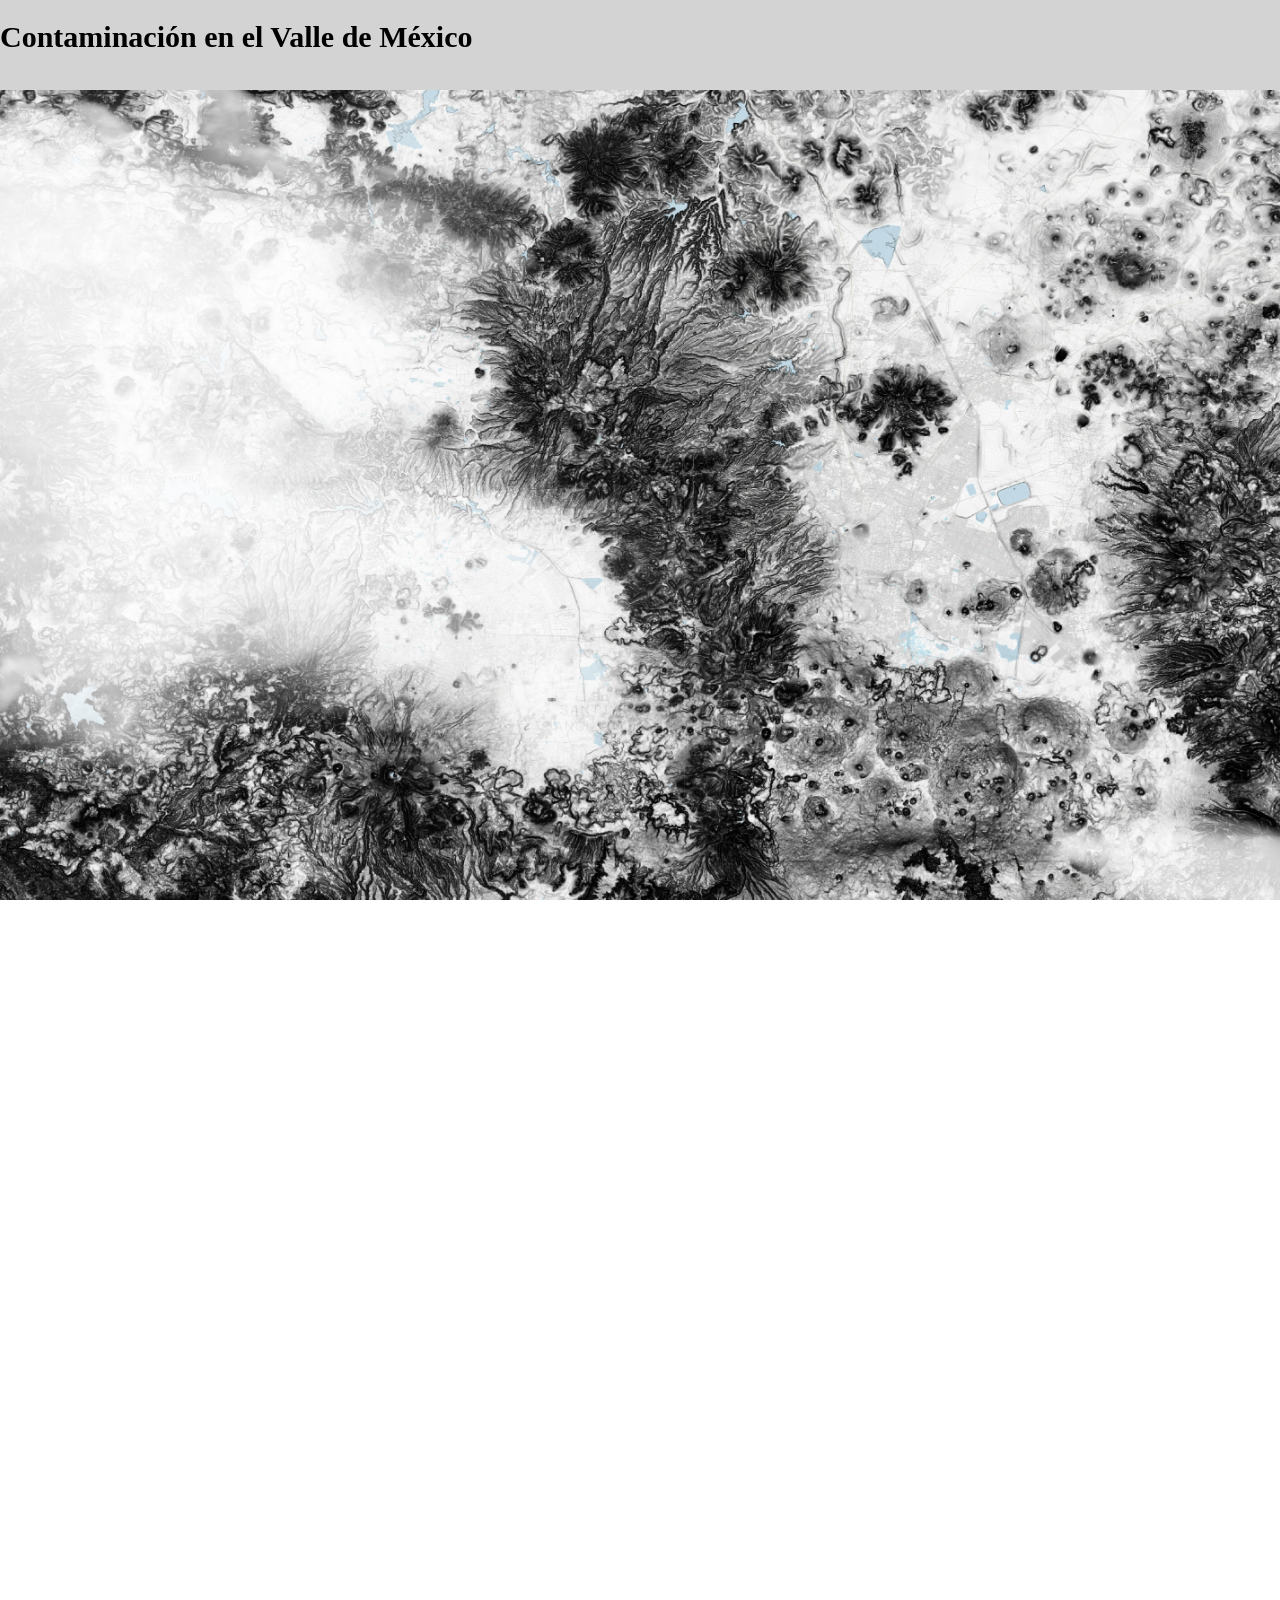
<file: narrativa_airecdmx.html>
<!DOCTYPE html>
<html lang="es">
<head>
    <meta charset="UTF-8">
    <meta name="description" content="Narrativa visual del pronóstico de calidad del aire en la ciudad de méxico">
    <meta name="keywords" content="cdmx, contaminación, pronóstico, conacyt">
    <meta name="author" content="pradel">
    <title>Pronosticar la calidad del aire en el Valle de México</title>

    <style>
        body {
            margin:0;
            font-family: "Avenir Light";
            font-size: 15px;
            background-image: url("/assets/background.png");
            background-position: center center;
            background-repeat: no-repeat;
            background-attachment: fixed;
            background-size: cover;
        }
    </style>

    <link rel="stylesheet" href="/narrativa.css">

    <title>Pronosticando la calidad del aire en el Valle de México</title>
</head>
<body>
    <!--Definir diapositivas -->
    <div id="movie" data-movie data-trigger_position="0.7">
        <div id="movie_1" data-parse="#text_1, #show_c1, #hide_not_c1"></div>
        <div id="movie_2" data-parse="#text_2, #show_c2, #hide_not_c2"></div>
        <div id="movie_3" data-parse="#text_3, #show_c3, #hide_not_c3"></div>
        <div id="movie_4" data-parse="#text_4, #show_c4, #hide_not_c4"></div>
    </div>

    <!--Definir los textos-->
    <a id="text_1" data-control_element="#caption" data-element_text="La calidad del aire en el Valle de México es una
                                                                      constante preocupación para la salud pública para
                                                                      los habitantes y un reto para las autoridades. En
                                                                      1992, fue declarada como la ciudad con el aire más
                                                                      contaminado del planeta. Desde entonces, la
                                                                      contaminación ha disminuido gradualmente, pero las
                                                                      amenazas inminentes a la salud pública continúan
                                                                      existiendo.
                                                                      La Zona Metropolitana del Valle de México es una de
                                                                      las urbes más grandes del planeta. En ella viven
                                                                      cerca de 21 millón de personas, a 2,240 metros sobre
                                                                      el nivel del mar, en una cuenca rodeada de sierras
                                                                      y volcanes que alcanzan los 5,400 metros, en el
                                                                      oriente (Popocatépetl e Iztaccíhuatl), sur y
                                                                      poniente (Sierra de Ajusco-Chichinauhtzin)."></a>
    <a id="text_2" data-control_element="#caption" data-element_text="Esta geografía particular actúa directamente como
                                                                      una barrera para la liberación y circulación de los
                                                                      vientos y la dispersión de los contaminantes. Se
                                                                      calcula que en la Zona Metroolitana del Valle de
                                                                      México, la población esta expuesta a un promedio
                                                                      diario de 63μg/m3 de PM10, las cuales son partículas
                                                                      sólidas menores a 10 picómetros en la forma de ceniza,
                                                                      hollín, cemento o polen."></a>
    <a id="text_3" data-control_element="#caption" data-element_text="La exposición a partículas menores a 2.5 picómetros,
                                                                      PM2.5, incluso a niveles por debajo de las normas
                                                                      internacionales y nacionales, se asocian con un
                                                                      incremento en la incidencia de asma, severidad en el
                                                                      deterioro de la función pulmonar, así como mayor
                                                                      gravedad en la presentación de las enfermedades
                                                                      respiratorias de niños y adolescentes (Romero et al.,
                                                                      2006; Querol, 2008)."></a>
    <a id="text_4" data-control_element="#caption" data-element_text="En la zona sur de la ciudad se puede llegar hasta
                                                                      45μg/m3 de ozono, el cual es un contaminante que
                                                                      se forma por reacciones fotoquímicas con contaminantes
                                                                      primarios como los Óxidos de Nitrógeno (NOX) y los
                                                                      componentes orgánicos volátiles. Estudios han
                                                                      mostrado que los bajos niveles de oxígeno a grandes
                                                                      altitudes disminuyen la eficiencia de los combustibles
                                                                      fósiles."></a>

    <!--Encabezado-->
    <div id="top"><h1>Contaminación en el Valle de México</h1></div>




</body>
</html>
</file>
<file: resources/css/index.css>
@font-face {
  font-family: "Quicksand";
  src: url("../tipografia/Quicksand-VariableFont_wght.ttf");
}

body {
    margin: 0;
    font-family: "Quicksand", sans-serif;
    font-size: 16px;
    line-height: 1.3;
    background-position: right bottom;
    background-repeat: no-repeat;
    background-attachment: fixed;
    background-size: cover;
}

main {
    max-width: 100vw;
    overflow-x: hidden;
    margin-block: 15vh;
    position: relative;
}

h1 {
    font-size: 1.6em;
}

h2 {
    font-size: 1.6em;
}

a {
    color: black;
}

a:visited {
    color: #4B0082;
}

a:hover, a:active, a:focus {
    color: #663399;
}

figure {
    margin: 10% 0;
}

figure img {
    width: 130%;
}

table {
    border-collapse: collapse;
    width: 100%;
}

table,
caption {
    text-align: left;
}

table th,
table td {
    font-size: 0.75em;
    border: 1px solid #666;
    padding: 0.25em 0.5em;
}


.nota {
    font-size: 0.8em;
}

.creditos {
    font-size: 1.5em;
}

.sr-only {  
  position: absolute;  
  width: 1px;  
  height: 1px;  
  padding: 0;  
  margin: -1px;  
  overflow: hidden;  
  clip: rect(0, 0, 0, 0);  
  white-space: nowrap;  
  border: 0;
}

.step {
    opacity: 0.2;
    width: 20%;
    height: 40%;
    padding: 2.5% 5%;
    margin-block: 5%;
    transition: all 0.5s ease-in-out;
}

.step-graficas {
    width: 90vw;
    opacity: 0.1;
    height: 40%;
    padding-inline: 5%;
    margin-block: 5%;
    transition: all 1s ease-in-out;
}

.step-conclusion {
    margin-inline: 0;
    padding: 5%;
    background: linear-gradient(to left, rgba(255,255,255,0), rgba(255,255,255,0.7), rgba(255,255,255,0.95));
}

.step-conclusion h2,
.step-conclusion p {
    max-width: 600px;
}

/* char */
.legend {
    font-family: 'Quicksand', sans-serif;
    fill: white;
}

.tooltip {
    font-size: 40px;
    fill: yellow;
}

.grid-container {
    display: flex;
    gap: 20vw;
    align-items: center;
    padding-block: 5vh;
}

.radar-char {
    width: fit-content;
    height: fit-content;
    border-radius: 2vw;
    padding: 2vw 2vw 0;
    background-color: rgba(0,0,0,0.7);
}

.titulo-grafica {
    color: #fff;
    text-align: center;
    margin-bottom: -20px;
    margin-top: 20px;
}

/* animación D3 */
.axis line {
    fill: none;
    stroke: #000;
    shape-rendering: crispEdges;
}

.x.axis.path {
    display: none;
}

.line {
    fill: none;
    stroke: steelblue;
    stroke-width: 2px;
}

/* margenes */
.m--x {
    margin-inline: -5%;
}
.m-y {
    margin-block: 15%;
}
.m-t {
    margin-top: 15%;
}
</file>
<file: narrativa.css>
#movie > div { 
	position: relative;
	height: 80vh;
	width: 0px;
}

#caption {
    position: fixed;
    top: 30%;
    left: 0;
    height: 70%;
    width: 40%;
    font-size: 2em;
    padding: 5%;
    text-align: left;
}

#fixed {
    position: fixed;
    top: 0;
    left: 50%;
    height: 100%;
    width: 50%;
}

#fixed>div{
    margin-top: 10%;
    position :fixed;
display:none;
}


#top {
	position: fixed;
	top: 0;
	left: 0;
	height: 10%;
	width: 100%;
	background-color:lightgray;
}
</file>
